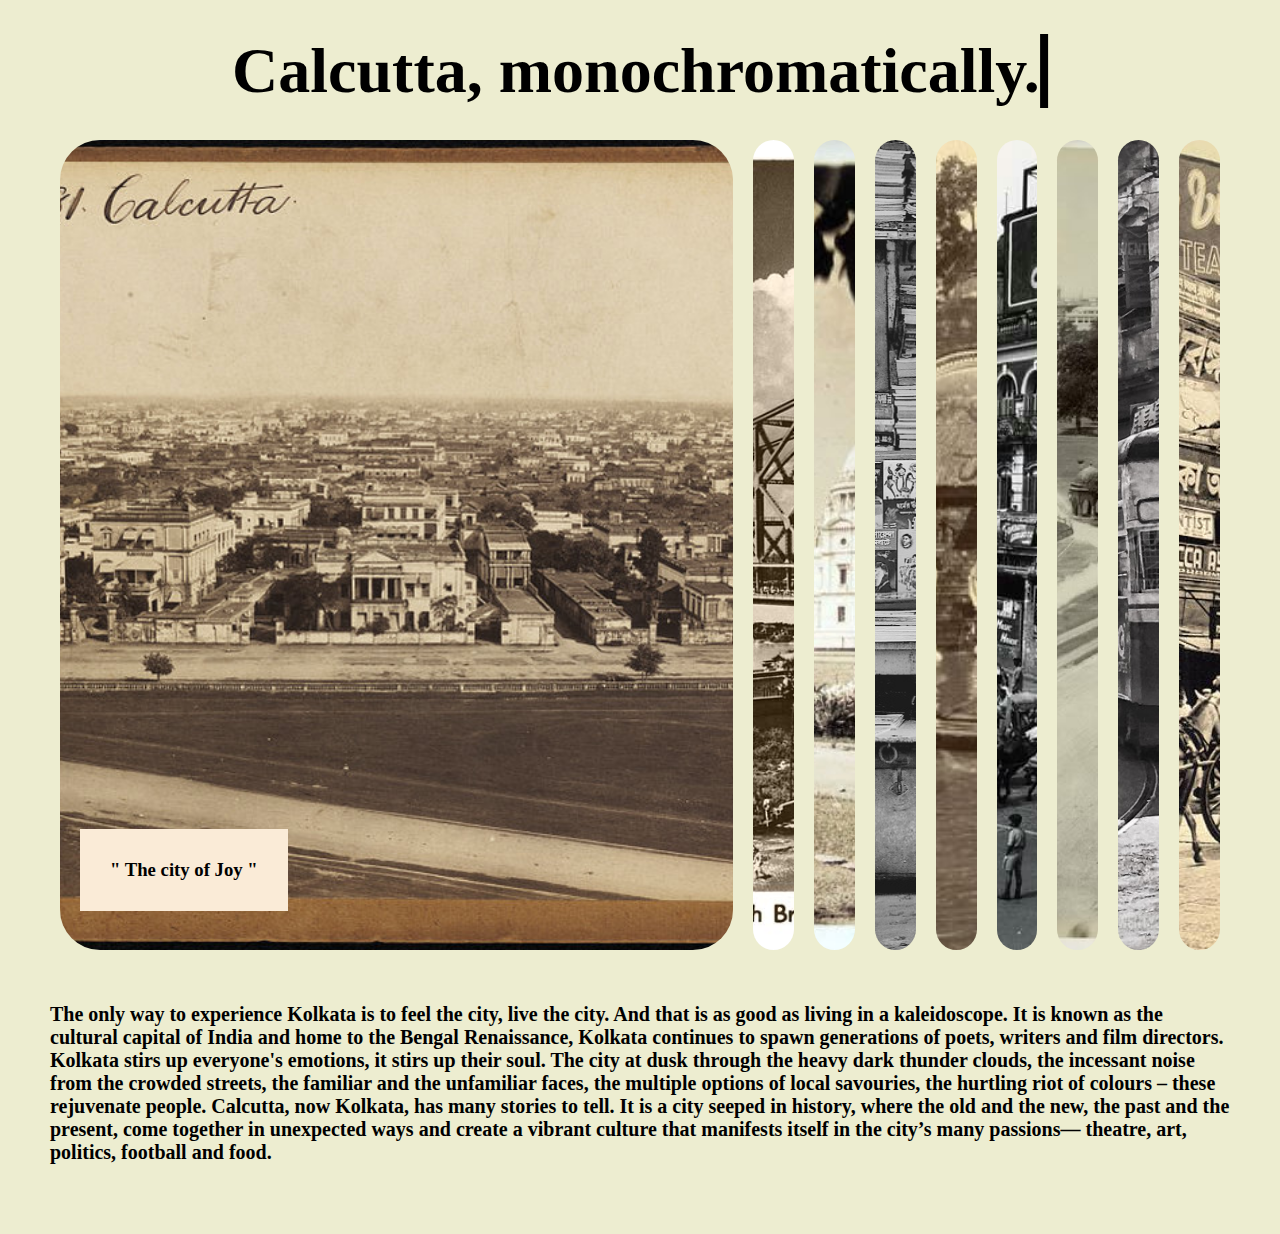
<file: index.html>
<!DOCTYPE html>
<html lang="en">

<head>
    <meta charset="UTF-8">
    <meta http-equiv="X-UA-Compatible" content="IE=edge">
    <meta name="viewport" content="width=device-width, initial-scale=1.0">
    <link rel="stylesheet" href="cards.css">
    <title>Purono Calcutta</title>
</head>

<body>
    <audio id="music" src="music.mp3" autoplay="autoplay" loop="loop"></audio>
    <h1>Calcutta, monochromatically.</h1>
    <p id="welcome"></p>
    <div class="container">
        <div class="panel active" style="background-image: url('calcutta.jpg');">
            <h3>" The city of Joy "</h3>
        </div>
        <div class="panel" style="background-image: url('howrah.jpg');">
            <h3>Did you know? The first vehicle to use the bridge was a solitary tram.</h3>
        </div>
        <div class="panel" style="background-image: url('victoria.jpg');">
            <h3>| The UNESCO World Heritage Site, Victoria Memorial |</h3>
        </div>
        <div class="panel" style="background-image: url('college_street.jpg');">
            <h3>The College Street is most famous for its small and big book stores, which gives it the nickname Boi Para!</h3>
        </div>
        <div class="panel" style="background-image: url('Kalighat.jpg');">
            <h3>Kalighat Temple.<br>Calcutta, 1880.</h3>
        </div>
        <div class="panel" style="background-image: url('esplanade.jpg');">
            <h3> "Esplanade area in the old times."</h3>
        </div>
        <div class="panel" style="background-image: url('maidan.jpg');">
            <h3>This picture shows the north side of the vast open space, known as the Maidan, in the centre of Calcutta.</h3>
        </div>
        <div class="panel" style="background-image: url('tram.jpg');">
            <h3> Fact: The first horse-drawn trams in India ran for 2.4 miles (3.9 km) between Sealdah and Armenian Ghat Street on 24 February 1873.</h3>
        </div>
        <div class="panel" style="background-image: url('calcutta2.jpg');">
            <h3>The capital of passion, culture, art, heritage and surprises.</h3>
        </div>
    </div>


    <p>
        <br>The only way to experience Kolkata is to feel the city, live the city. And that is as good as living in a kaleidoscope. It is known as the cultural capital of India and home to the Bengal Renaissance, Kolkata continues to spawn generations
        of poets, writers and film directors. Kolkata stirs up everyone's emotions, it stirs up their soul. The city at dusk through the heavy dark thunder clouds, the incessant noise from the crowded streets, the familiar and the unfamiliar faces, the
        multiple options of local savouries, the hurtling riot of colours – these rejuvenate people. Calcutta, now Kolkata, has many stories to tell. It is a city seeped in history, where the old and the new, the past and the present, come together in
        unexpected ways and create a vibrant culture that manifests itself in the city’s many passions— theatre, art, politics, football and food.
    </p>
    <script src="./cards.js"></script>

</body>

</html>
</file>
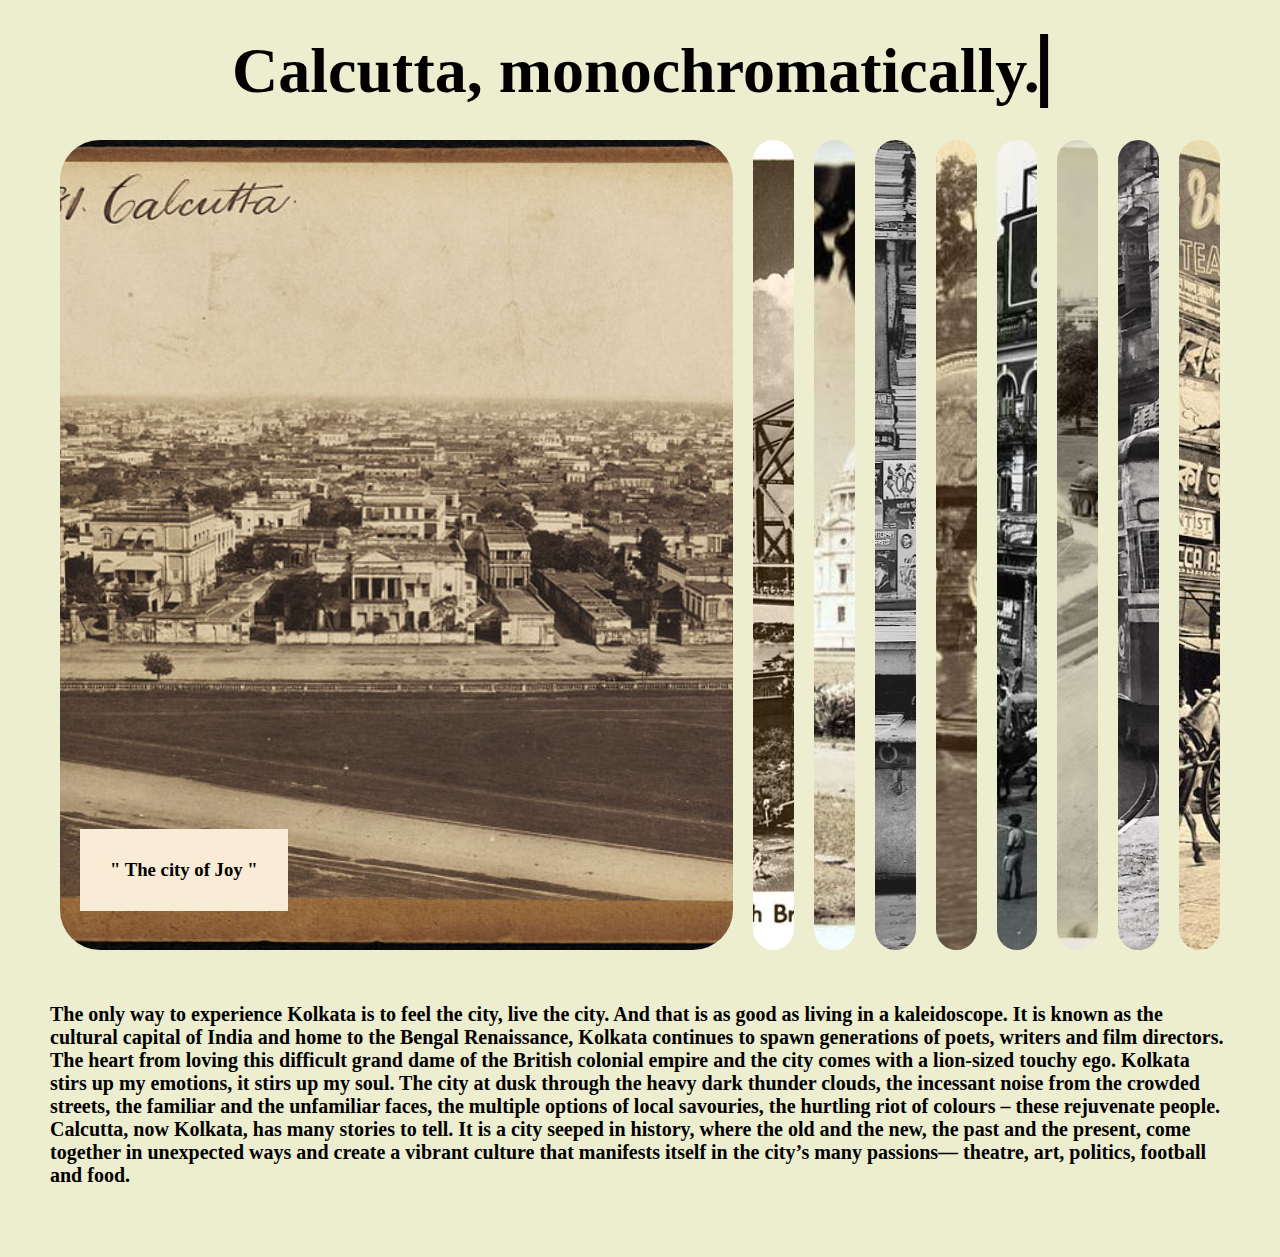
<file: cards.html>
<!DOCTYPE html>
<html lang="en">

<head>
    <meta charset="UTF-8">
    <meta http-equiv="X-UA-Compatible" content="IE=edge">
    <meta name="viewport" content="width=device-width, initial-scale=1.0">
    <link rel="stylesheet" href="cards.css">
    <title>Purono Calcutta</title>
</head>

<body>
    <audio id="music" src="music.mp3" autoplay="autoplay" loop="loop"></audio>
    <h1>Calcutta, monochromatically.</h1>
    <p id="welcome"></p>
    <div class="container">
        <div class="panel active" style="background-image: url('calcutta.jpg');">
            <h3>" The city of Joy "</h3>
        </div>
        <div class="panel" style="background-image: url('howrah.jpg');">
            <h3>Did you know? The first vehicle to use the bridge was a solitary tram.</h3>
        </div>
        <div class="panel" style="background-image: url('victoria.jpg');">
            <h3>| The UNESCO World Heritage Site, Victoria Memorial |</h3>
        </div>
        <div class="panel" style="background-image: url('college_street.jpg');">
            <h3>The College Street is most famous for its small and big book stores, which gives it the nickname Boi Para!</h3>
        </div>
        <div class="panel" style="background-image: url('Kalighat.jpg');">
            <h3>Kalighat Temple.<br>Calcutta, 1880.</h3>
        </div>
        <div class="panel" style="background-image: url('esplanade.jpg');">
            <h3> "Esplanade area in the old times."</h3>
        </div>
        <div class="panel" style="background-image: url('maidan.jpg');">
            <h3>This picture shows the north side of the vast open space, known as the Maidan, in the centre of Calcutta.</h3>
        </div>
        <div class="panel" style="background-image: url('tram.jpg');">
            <h3> Fact: The first horse-drawn trams in India ran for 2.4 miles (3.9 km) between Sealdah and Armenian Ghat Street on 24 February 1873.</h3>
        </div>
        <div class="panel" style="background-image: url('calcutta2.jpg');">
            <h3>The capital of passion, culture, art, heritage and surprises.</h3>
        </div>
    </div>


    <p>
        <br>The only way to experience Kolkata is to feel the city, live the city. And that is as good as living in a kaleidoscope. It is known as the cultural capital of India and home to the Bengal Renaissance, Kolkata continues to spawn generations
        of poets, writers and film directors. The heart from loving this difficult grand dame of the British colonial empire and the city comes with a lion-sized touchy ego. Kolkata stirs up my emotions, it stirs up my soul. The city at dusk through the
        heavy dark thunder clouds, the incessant noise from the crowded streets, the familiar and the unfamiliar faces, the multiple options of local savouries, the hurtling riot of colours – these rejuvenate people. Calcutta, now Kolkata, has many stories
        to tell. It is a city seeped in history, where the old and the new, the past and the present, come together in unexpected ways and create a vibrant culture that manifests itself in the city’s many passions— theatre, art, politics, football and
        food.
    </p>
    <script src="./cards.js"></script>

</body>

</html>
</file>
<file: cards.css>
* {
            box-sizing: border-box;
        }
        
        body {
            font-family: 'Papyrus', 'sans-serif';
            display: flex;
            align-items: center;
            justify-content: center;
            overflow: scroll;
            margin: 50px;
            background-color: #ededd0;
            flex-wrap: wrap;
        }
        
        .container {
            display: flex;
            width: 1000vw;
        }
        
        .panel {
            background-size: cover;
            background-position: center;
            background-repeat: no-repeat;
            height: 90vh;
            border-radius: 40px;
            cursor: pointer;
            flex: 8.5;
            margin: 10px;
            position: relative;
            transition: flex 0.7s ease-in;
        }
        
        .panel.active {
            flex: 140;
        }
        
        @media(max-width: 780px) {
            .container {
                width: 100vw;
            }
            .panel {
                border-radius: 30;
                bottom: 20px;
                right: 30px;
            }
            .panel:nth-of-type(2),
            .panel:nth-of-type(3),
            .panel:nth-of-type(7),
            .panel:nth-of-type(8) {
                display: none;
            }
            .panel.active {
                flex: 150;
            }
        }
        
        h3 {
            animation-duration: 2s;
            animation-name: slidein;
            background-color: #faebd7;
            padding: 30px;
            text-align: center;
            opacity: 0;
            bottom: 20px;
            left: 20px;
            position: absolute;
        }
        
        .panel.active h3 {
            opacity: 1;
            animation-duration: 2s;
            animation-name: slidein ease-out;
        }
        
        @keyframes slidein {
            from {
                margin-left: 100%;
                width: 90%;
            }
            to {
                margin-left: 0%;
                width: 100%;
            }
        }
        
        h2 {
            text-align: center;
            position: relative;
        }
        
        h1 {
            animation: type 2s steps(26), blinkTextCursor 500ms steps(26) infinite normal;
            overflow: hidden;
            white-space: nowrap;
            border-right: 4px solid black;
            width: 22ch;
            transform: translateY(-50%) scale(2);
            width: max-content;
        }
        
        @keyframes type {
            0% {
                width: 0ch;
            }
            100% {
                width: 22ch;
            }
        }
        
        @keyframes blinkTextCursor {
            from {
                border-right-color: black;
            }
            to {
                border-right-color: transparent;
            }
        }
        
        #welcome {
            position: absolute;
        }
        
        p {
            font-size: 20px;
            font-weight: bold;
        }
</file>
